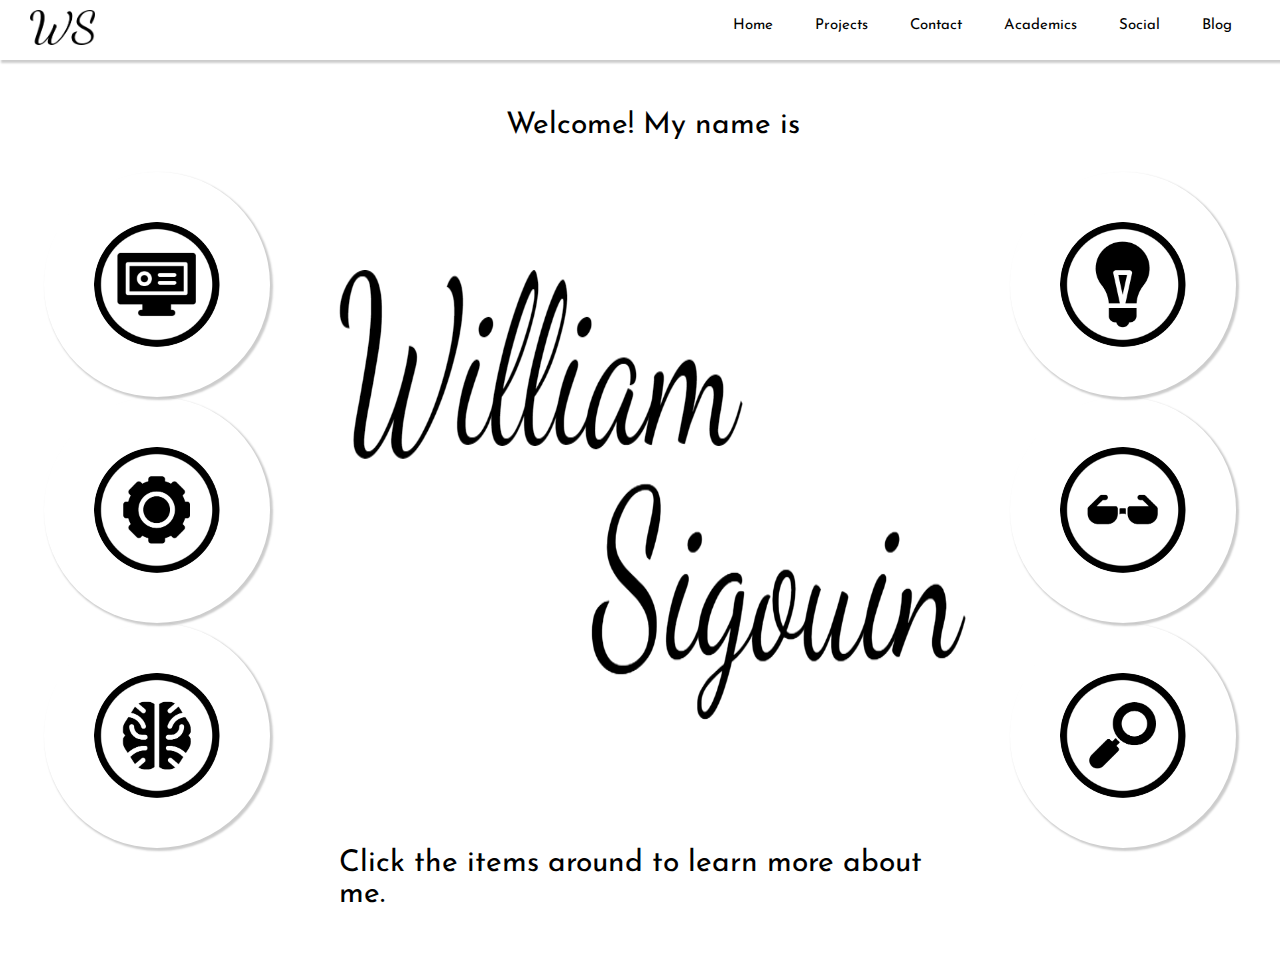
<file: index.html>
<!Doctype html>
<html lang="en">
<head>
  <meta charset="utf-8">

  <title>Wiliam Sigouin</title>
  <meta name="description" content="Best Website you have ever or will ever witness.">
  <meta name="keywords" content="William, Sigouin, Best, Website, Internet, Tools, Personal, Website, Programmer, Homepage">
  <link rel="stylesheet" href="css/main.css">
  <link href="https://fonts.googleapis.com/css?family=Josefin+Sans" rel="stylesheet">
</head>

<body>

  <div class = "navbar">
    <a href="index.html" ><img id = "logo"src="assets/NameLogoDark.png" ></img></a>
      <ul>
        <li><a href="index.html">Home</a></li>
        <li><a href="html/canvas.html">Projects</a></li>
        <li><a href="html/contact.html">Contact</a></li>
        <li><a href="html/academics.html">Academics</a></li>
        <li><a href="html/social.html">Social</a></li>
        <li><a href="html/blog.html">Blog</a></li>
      </ul>
  </div>

  <div class = "main">
    <div class = "left">
      <img class = "icon" id="complogo" src="assets/complogo.png" onclick="showInfo(this);"></img>
      <img class = "icon" id= "coglogo" src="assets/coglogo.png" onclick="showInfo(this);"></img>
      <img class = "icon" id = "brainlogo" src="assets/brainlogo.png" onclick="showInfo(this);"></img>
    </div>
    <div class= "middle">
      <div class = "toptext"><p>Welcome! My name is</p></div>
      <img id = "cursiveName" src="assets/FullName.png"></img>
      <!-- HIDDEN UNTIL USER CLICKS AN ICON -->
        <div class ="info" id = "whoAmI"><br>I am a cool guy. Lorem ipsum dolor sit amet, consectetur adipiscing elit, sed do eiusmod tempor incididunt ut labore et dolore magna aliqua. Ut enim ad minim veniam, quis nostrud exercitation ullamco laboris nisi ut aliquip ex ea commodo consequat. Duis aute irure dolor in reprehenderit in voluptate velit esse cillum dolore eu fugiat nulla pariatur. Excepteur sint occaecat cupidatat non proident, sunt in culpa qui officia deserunt mollit anim id est laborum.</div>
        <div class ="info" id = "goodat"><br>Programming. Lorem ipsum dolor sit amet, consectetur adipiscing elit, sed do eiusmod tempor incididunt ut labore et dolore magna aliqua. Ut enim ad minim veniam, quis nostrud exercitation ullamco laboris nisi ut aliquip ex ea commodo consequat. Duis aute irure dolor in reprehenderit in voluptate velit esse cillum dolore eu fugiat nulla pariatur. Excepteur sint occaecat cupidatat non proident, sunt in culpa qui officia deserunt mollit anim id est laborum.</div>
        <div class ="info" id = "iknow"><br>C++ kinda. Lorem ipsum dolor sit amet, consectetur adipiscing elit, sed do eiusmod tempor incididunt ut labore et dolore magna aliqua. Ut enim ad minim veniam, quis nostrud exercitation ullamco laboris nisi ut aliquip ex ea commodo consequat. Duis aute irure dolor in reprehenderit in voluptate velit esse cillum dolore eu fugiat nulla pariatur. Excepteur sint occaecat cupidatat non proident, sunt in culpa qui officia deserunt mollit anim id est laborum.</div>
        <div class ="info" id = "whyme"><br>I am the greatest programmer. ever. Lorem ipsum dolor sit amet, consectetur adipiscing elit, sed do eiusmod tempor incididunt ut labore et dolore magna aliqua. Ut enim ad minim veniam, quis nostrud exercitation ullamco laboris nisi ut aliquip ex ea commodo consequat. Duis aute irure dolor in reprehenderit in voluptate velit esse cillum dolore eu fugiat nulla pariatur. Excepteur sint occaecat cupidatat non proident, sunt in culpa qui officia deserunt mollit anim id est laborum.</div>
        <div class ="info" id = "ilike"><br>Strongly Typed Languages. Lorem ipsum dolor sit amet, consectetur adipiscing elit, sed do eiusmod tempor incididunt ut labore et dolore magna aliqua. Ut enim ad minim veniam, quis nostrud exercitation ullamco laboris nisi ut aliquip ex ea commodo consequat. Duis aute irure dolor in reprehenderit in voluptate velit esse cillum dolore eu fugiat nulla pariatur. Excepteur sint occaecat cupidatat non proident, sunt in culpa qui officia deserunt mollit anim id est laborum.</div>
        <div class ="info" id = "knowmore"><br>Check Out the other links above! Lorem ipsum dolor sit amet, consectetur adipiscing elit, sed do eiusmod tempor incididunt ut labore et dolore magna aliqua. Ut enim ad minim veniam, quis nostrud exercitation ullamco laboris nisi ut aliquip ex ea commodo consequat. Duis aute irure dolor in reprehenderit in voluptate velit esse cillum dolore eu fugiat nulla pariatur. Excepteur sint occaecat cupidatat non proident, sunt in culpa qui officia deserunt mollit anim id est laborum.</div>
      <div id = "bottext"><p>Click the items around to learn more about me.</p></div>
    </div>
    <div class = "right">
      <img class = "icon" id = "lightbulblogo" src="assets/lightbulblogo.png" onclick="showInfo(this);"></img>
      <img class = "icon" id = "glasseslogo"src="assets/glasseslogo.png" onclick="showInfo(this);"></img>
      <img class = "icon" id = "maglogo"src="assets/maglogo.png" onclick="showInfo(this);"></img>
    </div>
  </div>


  <script src="js/mainscripts.js"></script>
</body>
</html>
</file>
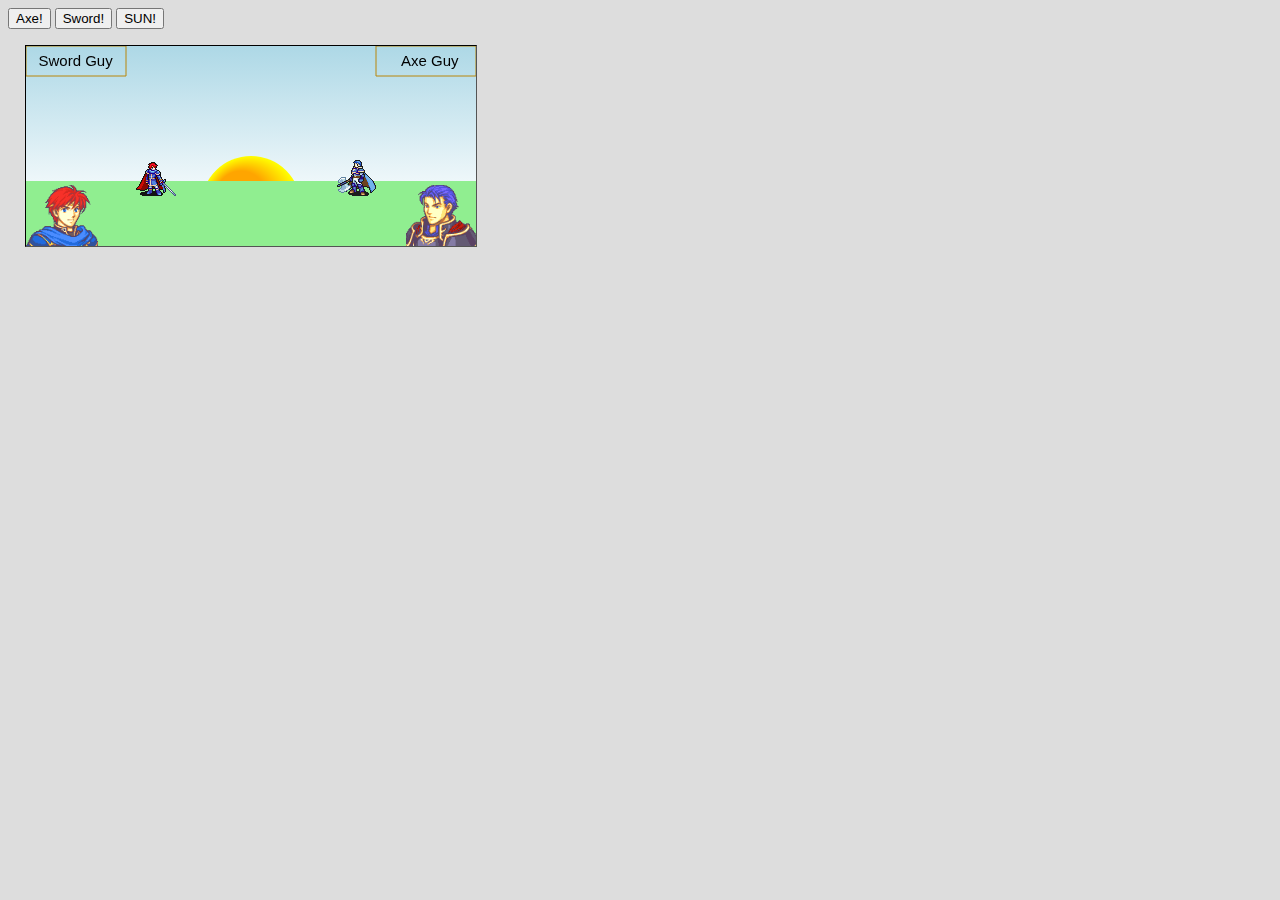
<file: canvas/canvasExample.html>
<!DOCTYPE html>
<html>
   <head>
     <title>Attack!</title>

      <style>
         body {
            background: #dddddd;
         }

         #canvas {
            position: absolute;
            left: 0px;
            top: 20px;
            margin: 25px;
            border: thin inset black;
         }
      </style>
   </head>

  <body>
    <canvas id='canvas' width='450' height='200'>
      Canvas not supported
    </canvas>
    <button onclick="axeAttack()">Axe!</button>
    <button onclick="swordAttack()">Sword!</button>
    <button onclick="sunPause()">SUN!</button>

    <script src='test.js'></script>
  </body>
</html>
</file>
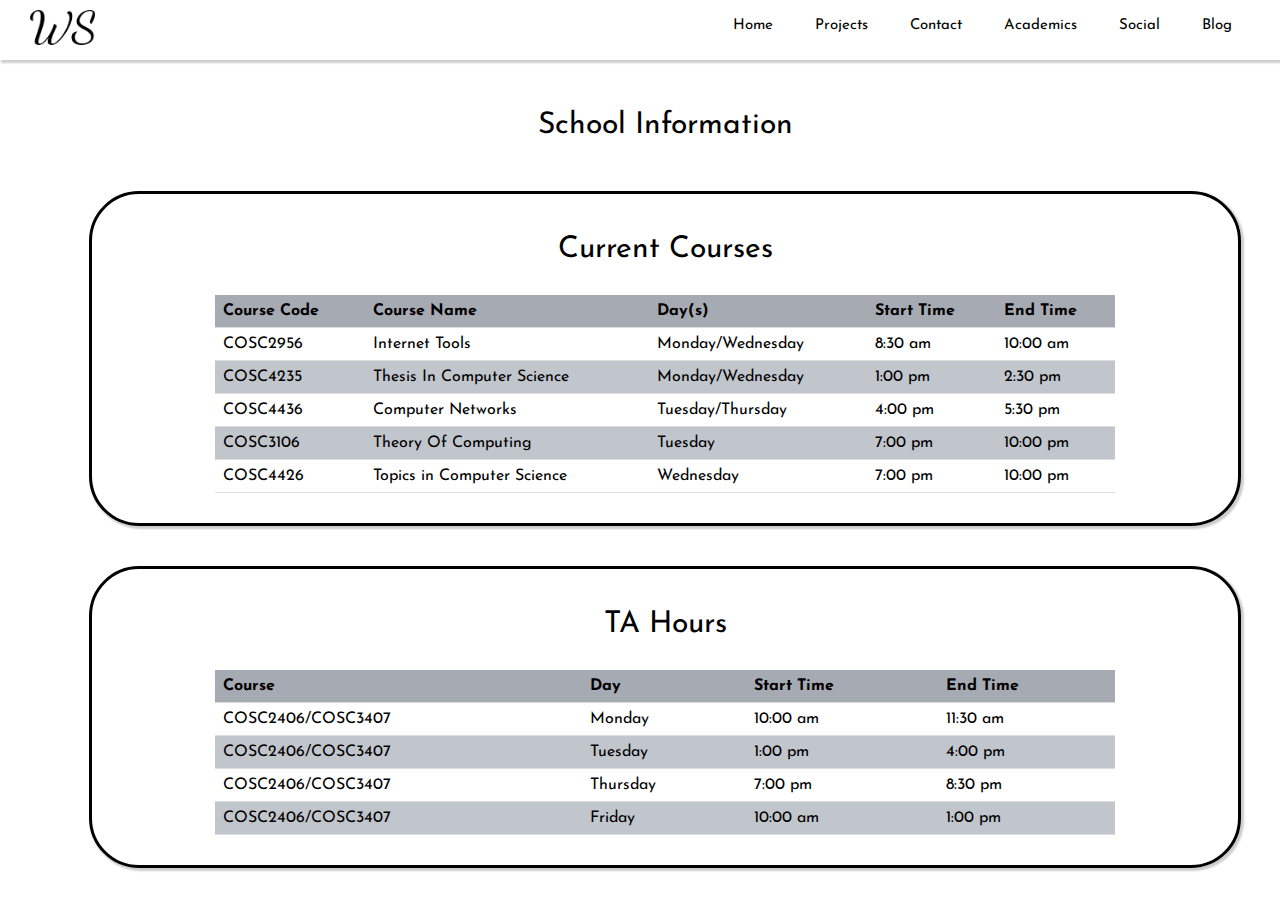
<file: html/academics.html>
<!Doctype html>
<html lang="en">
<head>
  <title>Wiliam Sigouin</title>
  <meta charset="utf-8">
  <meta name="description" content="William Sigouin's Academics">
  <meta name="keywords" content="William, Sigouin, Best, Website, Internet, Tools, Personal, Website, Programmer, grades, courses, academics">
  <link rel="stylesheet" href="../css/main.css">
  <link rel="stylesheet" href="../css/academics.css">
  <link href="https://fonts.googleapis.com/css?family=Josefin+Sans" rel="stylesheet">
</head>
<body>
  <div class = "navbar">
    <a href="../index.html" ><img id = "logo"src="../assets/NameLogoDark.png" ></img></a>
      <ul>
        <li><a href="../index.html">Home</a></li>
        <li><a href="./canvas.html">Projects</a></li>
        <li><a href="./contact.html">Contact</a></li>
        <li><a href="./academics.html">Academics</a></li>
        <li><a href="./social.html">Social</a></li>
        <li><a href="./blog.html">Blog</a></li>
      </ul>
  </div>
  <div class = "bmain">
    <div class = "toptext"><p>School Information</p></div>
    <div class = "center">
      <div class = "heading"><p>Current Courses</p></div>

      <table>
      <tr>
        <th>Course Code</th>
        <th>Course Name</th>
        <th>Day(s)</th>
        <th>Start Time</th>
        <th>End Time</th>
      </tr>
      <tr>
        <td>COSC2956</td>
        <td>Internet Tools</td>
        <td>Monday/Wednesday</td>
        <td>8:30 am</td>
        <td>10:00 am</td>
      </tr>
      <tr>
        <td>COSC4235</td>
        <td>Thesis In Computer Science</td>
        <td>Monday/Wednesday</td>
        <td>1:00 pm</td>
        <td>2:30 pm</td>
      </tr>
      <tr>
        <td>COSC4436</td>
        <td>Computer Networks</td>
        <td>Tuesday/Thursday</td>
        <td>4:00 pm</td>
        <td>5:30 pm</td>
      </tr>
      <tr>
        <td>COSC3106</td>
        <td>Theory Of Computing</td>
        <td>Tuesday</td>
        <td>7:00 pm</td>
        <td>10:00 pm</td>
      </tr>
      <tr>
        <td>COSC4426</td>
        <td>Topics in Computer Science</td>
        <td>Wednesday</td>
        <td>7:00 pm</td>
        <td>10:00 pm</td>
      </tr>
      </table>
    </div>
  <div class = "center">
    <div class = "heading"><p>TA Hours</p></div>

    <table>
    <tr>
      <th>Course</th>
      <th>Day</th>
      <th>Start Time</th>
      <th>End Time</th>
    </tr>
    <tr>
      <td>COSC2406/COSC3407</td>
      <td>Monday</td>
      <td>10:00 am</td>
      <td>11:30 am</td>
    </tr>
    <tr>
      <td>COSC2406/COSC3407</td>
      <td>Tuesday</td>
      <td>1:00 pm</td>
      <td>4:00 pm</td>
    </tr>
    <tr>
      <td>COSC2406/COSC3407</td>
      <td>Thursday</td>
      <td>7:00 pm</td>
      <td>8:30 pm</td>
    </tr>
    <tr>
      <td>COSC2406/COSC3407</td>
      <td>Friday</td>
      <td>10:00 am</td>
      <td>1:00 pm</td>
    </tr>
    </table>
  </div>
</div>
  <script src="../js/mainscripts.js"></script>
</body>
</html>
</file>
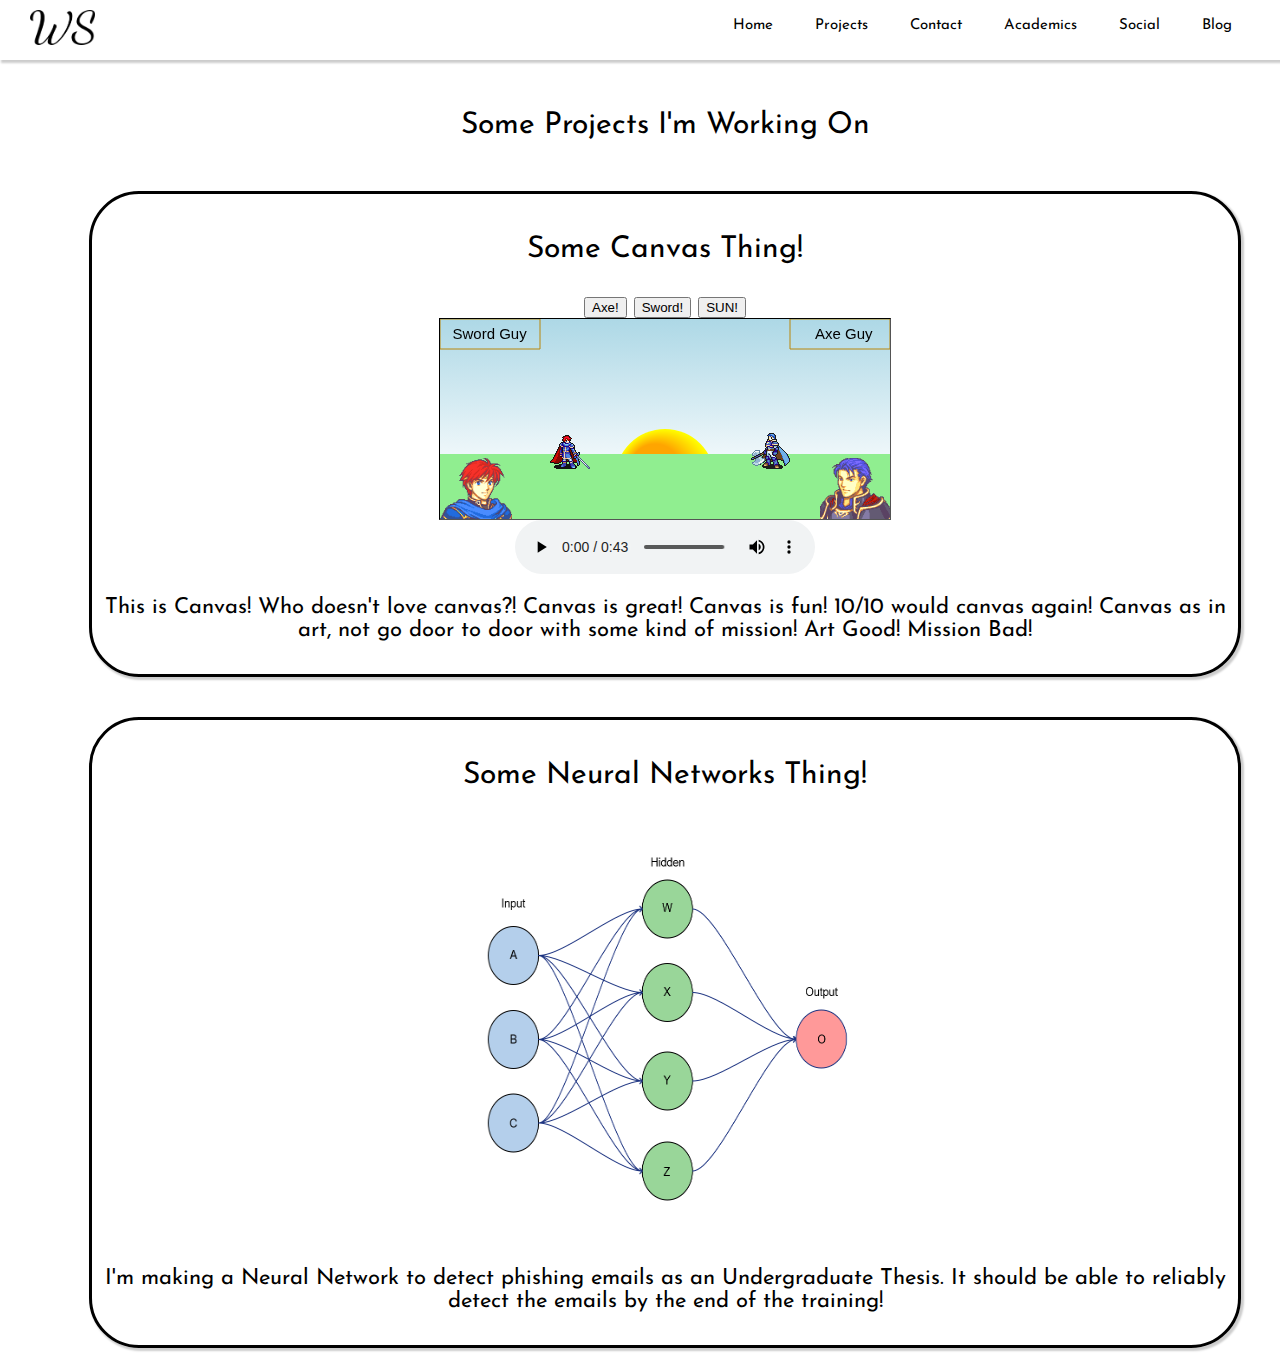
<file: html/canvas.html>
<!Doctype html>
<html lang="en">
<head>
  <title>Wiliam Sigouin</title>
  <meta charset="utf-8">
  <meta name="description" content="William Sigouin's Projects">
  <meta name="keywords" content="William, Sigouin, Best, Website, Internet, Tools, Personal, Website, Programmer, canvas, projects, Code, NeuralNet">
  <link rel="stylesheet" href="../css/main.css">
  <link rel="stylesheet" href="../css/canvas.css">
  <link href="https://fonts.googleapis.com/css?family=Josefin+Sans" rel="stylesheet">
</head>
<body>
  <div class = "navbar">
    <a href="../index.html" ><img id = "logo"src="../assets/NameLogoDark.png" ></img></a>
      <ul>
        <li><a href="../index.html">Home</a></li>
        <li><a href="./canvas.html">Projects</a></li>
        <li><a href="./contact.html">Contact</a></li>
        <li><a href="./academics.html">Academics</a></li>
        <li><a href="./social.html">Social</a></li>
        <li><a href="./blog.html">Blog</a></li>
      </ul>
  </div>
  <div class= "bmain">
  <div class = "toptext"><p> Some Projects I'm Working On</p></div>

  <div class= "center">
    <div class = "heading"><p>Some Canvas Thing!</p></div>
    <div id = "buttons">
      <button onclick="axeAttack()">Axe!</button>
      <button onclick="swordAttack()">Sword!</button>
      <button onclick="sunPause()">SUN!</button>
    </div>
    <canvas id='canvas' width='450' height='200'>
        Canvas not supported
    </canvas>
    <audio controls>
      <source src="../assets/29-strike.mp3" type="audio/ogg">
      <source src="../assets/29-strike.ogg" type="audio/mpeg">
      Your browser does not support the audio element.
    </audio>
    <p> This is Canvas! Who doesn't love canvas?! Canvas is great! Canvas is fun! 10/10 would canvas again! Canvas as in art, not go door to door with some kind of mission! Art Good! Mission Bad! </p>
  </div>

  <div class= "center">
    <div class = "heading"><p>Some Neural Networks Thing!</p></div>
    <img id="nn" height = "424" width = "664" src = "..\assets\NNDiagram.png"></img>
    <p>I'm making a Neural Network to detect phishing emails as an Undergraduate Thesis. It should be able to reliably detect the emails by the end of the training! </p>
  </div>
</div>
  <script src="../js/canvas.js"></script>
  <script src="../js/mainscripts.js"></script>
</body>
</html>
</file>
<file: css/main.css>
body{
  background: white;
  margin: 0;
  font-family: 'Josefin Sans', sans-serif;
}
.center{
  margin: 0 auto;
  display: flex;
  align-items: center;
  flex-direction: column;
  justify-content: space-between;
  box-sizing: border-box;
  vertical-align: middle;
  height: 100%;
  width: 90%;
  border-radius: 50px;
  font-size: 22px;
  border-color: black;
  border-style: solid;
  box-shadow: 2px 2px 2px 1px rgba(0, 0, 0, 0.2);
  padding: 10px;
  margin-top: 20px;
  margin-bottom: 20px;
  text-align: center;
}
#logo{
  height: 35px;
  width: 65px;
  padding: 10px;
  padding-left: 30px;
}
.navbar{
  margin: 0 auto;
  background-color:white;
  height: 60px;
  width: 100%;
  font-size: 20px;
  box-shadow: 2px 2px 2px 1px rgba(0, 0, 0, 0.2);
}
.navbar a{
  text-align: center;
}
.navbar ul{
  list-style-type: none;
  margin: 0 auto;
  float: right;
  padding-right: 30px;
}
li{
  display: inline-block;
}
li a{
  text-decoration: none;
  color: black;
  float: left;
  padding: 1.2em;
  font-size: 15px;
}
li a:hover{
  color: #173a57;
}
.main{
  display: flex;
  align-items: center;
  flex-direction: row;
  justify-content: space-between;
  height: 90%;
  width: 100%;
}
.middle{
  display: flex;
  align-items: center;
  flex-direction: column;
  justify-content: space-between;
  height: 900px;
  padding-left: 25px;
  width: 50%;
}
#cursiveName{
  height: 50%;
  width: 100%;
}
.toptext{
  padding-top: 20px;
  font-size: 30px;
}
#bottext{
  font-size: 30px;
  padding-bottom: 20px;
}
.left{
  display: flex;
  align-items: center;
  flex-direction: column;
  justify-content: space-between;
  height: 90%;
  width:25%;
}
.right{
  display: flex;
  align-items: center;
  flex-direction: column;
  justify-content: space-between;
  height: 90%;
  width:25%;
}
.icon{
  height: 20%;
  width: 40%;
  padding: 50px;
  border-radius: 100%;
  animation-name: grow;
  animation-duration: 0.5s;
  animation-timing-function: linear;
  text-align: center;
  box-shadow: 2px 2px 2px 1px rgba(0, 0, 0, 0.2);
}
.info{
  display: none;
  visibility: hidden;
  box-sizing: border-box;
  vertical-align: middle;
  text-align: center;
  height: 100%;
  width: 100%;
  border-radius: 50px;
  font-size: 22px;
  border-color: black;
  border-style: solid;
  box-shadow: 2px 2px 2px 1px rgba(0, 0, 0, 0.2);
}
.bmain{
  display: flex;
  align-items: center;
  flex-direction: column;
  justify-content: space-between;
  height: 100%;
  padding-left: 25px;
  width: 100%;
}
.heading{
  padding-top: 0px;
  font-size: 30px;
}
@keyframes grow{
  0%   {height: 0px; width: 0px;}
  25%  {height: 5%; width: 10%;}
  50%  {height: 10%; width: 20%;}
  75%  {height: 15%; width: 30%;}
  100% {height: 20%; width: 40%;}
}
</file>
<file: css/academics.css>
table {
    margin: 0 auto;
    border-collapse: collapse;
    width: 80%;
    font-size: 16px;
    margin-bottom: 20px;
}
th, td {
    padding: 8px;
    text-align: left;
    border-bottom: 1px solid #ddd;
}
th {
  background-color: #a6aab2;
}
tr:nth-child(odd){
  background-color: #c1c5cc;
}
</file>
<file: css/canvas.css>
#canvas {
   left: 0px;
   top: 20px;
   border: thin inset black;
}

#nn{
  padding-left: 150px;
}
</file>
